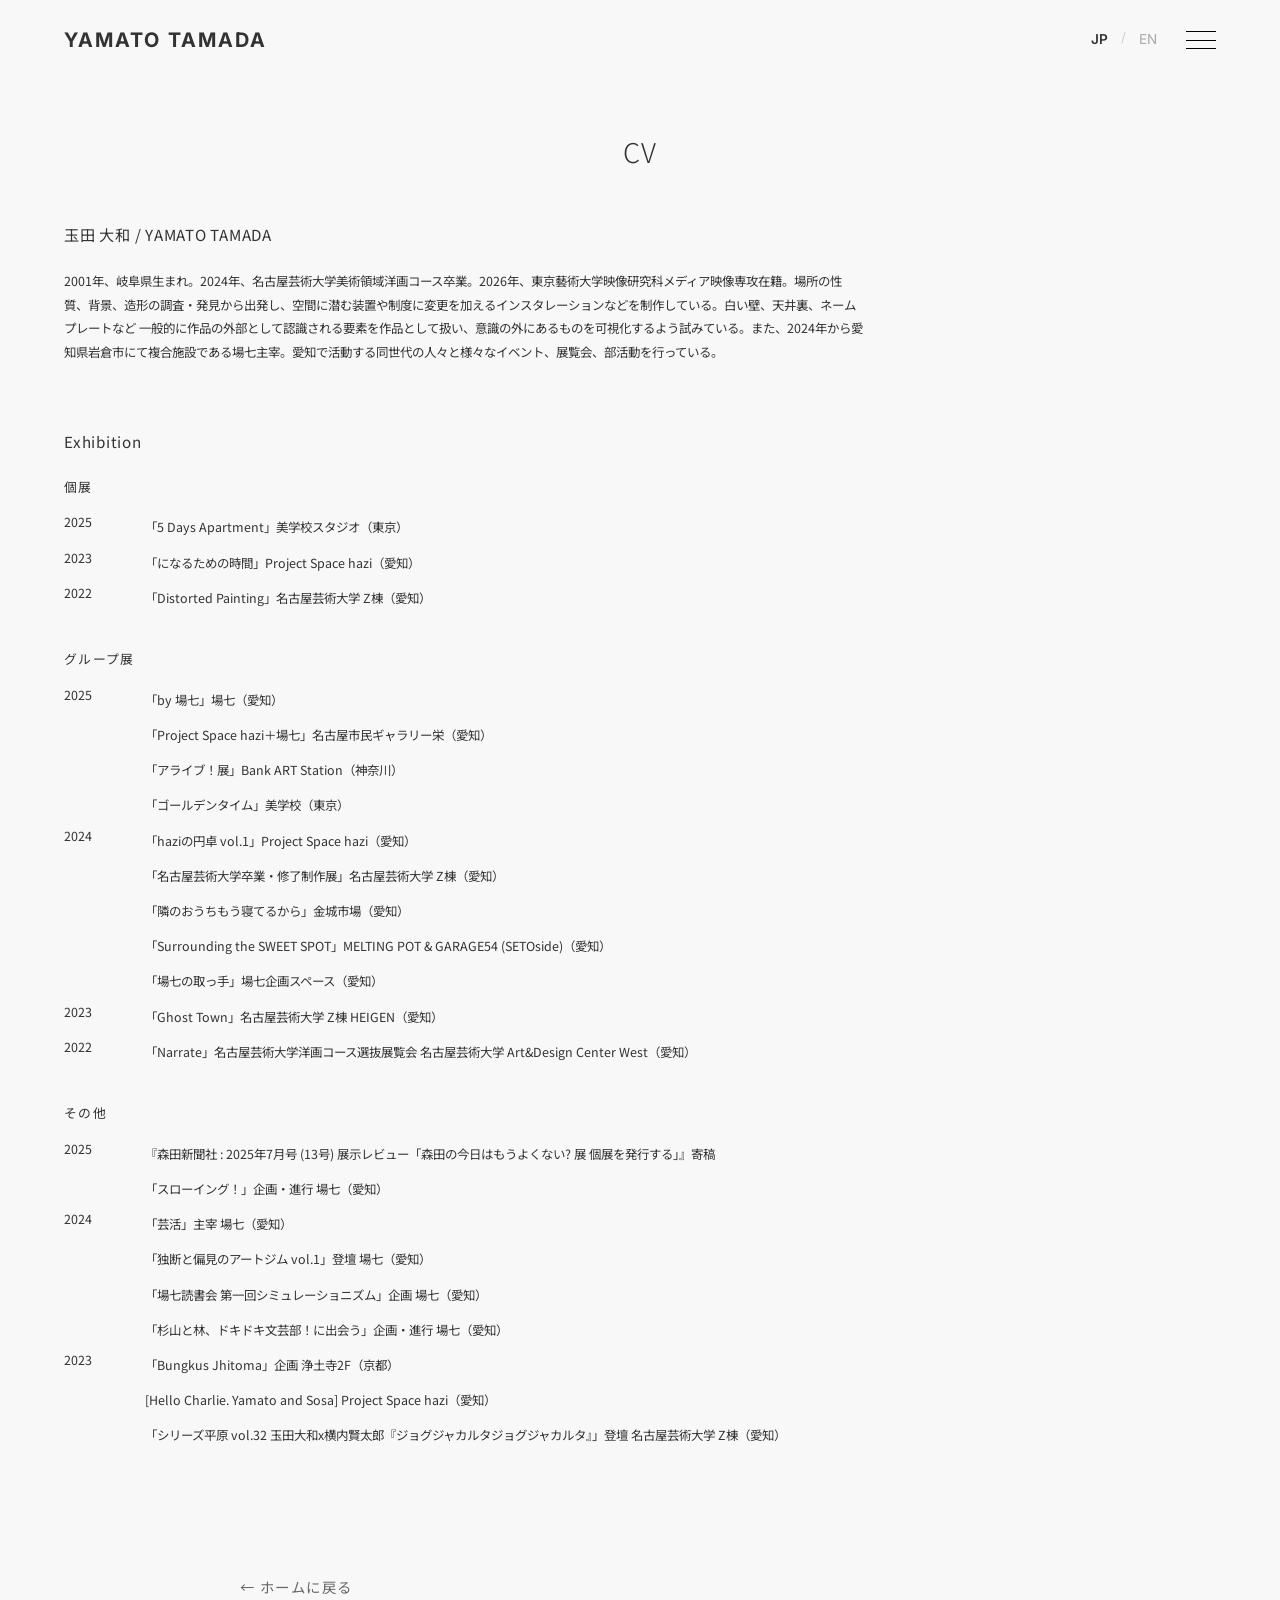
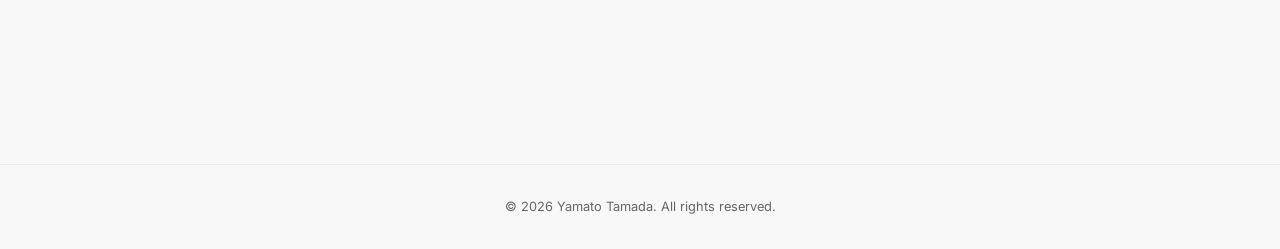
<file: about.html>
<!DOCTYPE html>
<html lang="ja">

<head>
    <meta charset="UTF-8">
    <meta name="viewport" content="width=device-width, initial-scale=1.0">
    <title>About | YAMATO TAMADA</title>
    <meta name="description" content="About YAMATO TAMADA - Artist profile, exhibition history, and artist statement">
    <link rel="stylesheet" href="style.css?v=20260812-1">
    <link rel="preconnect" href="https://fonts.googleapis.com">
    <link rel="preconnect" href="https://fonts.gstatic.com" crossorigin>
    <link
        href="https://fonts.googleapis.com/css2?family=Inter:wght@300;400;600&family=Noto+Sans+JP:wght@300;400;700&display=swap"
        rel="stylesheet">
</head>

<body>
    <header class="header">
        <div class="container">
            <a href="index.html" class="logo">YAMATO TAMADA</a>
            <div class="nav-container">
                <div class="lang-switcher">
                    <span class="lang-btn active" data-lang="ja">JP</span>
                    <span class="lang-divider">/</span>
                    <span class="lang-btn" data-lang="en">EN</span>
                </div>
                <nav class="nav">
                    <ul class="nav-list">
                        <li><a href="index.html#works" class="nav-link">WORKS</a></li>
                        <li><a href="about.html" class="nav-link">CV</a></li>
                        <li><a href="contact.html" class="nav-link">CONTACT</a></li>
                                            <li>
                            <div class="menu-contact-links">
                                <a href="contact.html" class="menu-contact-link email" aria-label="Email">
                                    <svg width="24" height="24" viewBox="0 0 24 24" fill="none" stroke="currentColor"
                                        stroke-width="1.5">
                                        <path
                                            d="M3 8l7.89 5.26a2 2 0 002.22 0L21 8M5 19h14a2 2 0 002-2V7a2 2 0 00-2-2H5a2 2 0 00-2 2v10a2 2 0 002 2z" />
                                    </svg>
                                </a>
                                <a href="https://www.instagram.com/yamato.art2/" class="menu-contact-link instagram"
                                    aria-label="Instagram">
                                    <svg width="24" height="24" viewBox="0 0 24 24" fill="currentColor">
                                        <path
                                            d="M12 2.163c3.204 0 3.584.012 4.85.07 3.252.148 4.771 1.691 4.919 4.919.058 1.265.069 1.645.069 4.849 0 3.205-.012 3.584-.069 4.849-.149 3.225-1.664 4.771-4.919 4.919-1.266.058-1.644.07-4.85.07-3.204 0-3.584-.012-4.849-.07-3.26-.149-4.771-1.699-4.919-4.92-.058-1.265-.07-1.644-.07-4.849 0-3.204.013-3.583.07-4.849.149-3.227 1.664-4.771 4.919-4.919 1.266-.057 1.645-.069 4.849-.069zm0-2.163c-3.259 0-3.667.014-4.947.072-4.358.2-6.78 2.618-6.98 6.98-.059 1.281-.073 1.689-.073 4.948 0 3.259.014 3.668.072 4.948.2 4.358 2.618 6.78 6.98 6.98 1.281.058 1.689.072 4.948.072 3.259 0 3.668-.014 4.948-.072 4.354-.2 6.782-2.618 6.979-6.98.059-1.28.073-1.689.073-4.948 0-3.259-.014-3.667-.072-4.947-.196-4.354-2.617-6.78-6.979-6.98-1.281-.059-1.69-.073-4.949-.073zm0 5.838c-3.403 0-6.162 2.759-6.162 6.162s2.759 6.163 6.162 6.163 6.162-2.759 6.162-6.163c0-3.403-2.759-6.162-6.162-6.162zm0 10.162c-2.209 0-4-1.79-4-4 0-2.209 1.791-4 4-4s4 1.791 4 4c0 2.21-1.791 4-4 4zm6.406-11.845c-.796 0-1.441.645-1.441 1.44s.645 1.44 1.441 1.44c.795 0 1.439-.645 1.439-1.44s-.644-1.44-1.439-1.44z" />
                                    </svg>
                                </a>
                            </div>
                        </li>
                    </ul>
                    
                </nav>
                    <button class="menu-toggle" aria-label="Menu">
                        <span class="bar"></span>
                        <span class="bar"></span>
                        <span class="bar"></span>
                    </button>
            </div>
        </div>
    </header>

    <main>
        <section class="about-page section">
            <div class="container">
                <h1 class="page-title">CV</h1>

                <div class="about-section">
                    <h2 class="about-heading">玉田 大和 / YAMATO TAMADA</h2>
                    <div class="statement-text">
                        <p class="lang-ja">
                            2001年、岐阜県生まれ。2024年、名古屋芸術大学美術領域洋画コース卒業。2026年、東京藝術大学映像研究科メディア映像専攻在籍。場所の性質、背景、造形の調査・発見から出発し、空間に潜む装置や制度に変更を加えるインスタレーションなどを制作している。白い壁、天井裏、ネームプレートなど
                            一般的に作品の外部として認識される要素を作品として扱い、意識の外にあるものを可視化するよう試みている。また、2024年から愛知県岩倉市にて複合施設である場七主宰。愛知で活動する同世代の人々と様々なイベント、展覧会、部活動を行っている。
                        </p>
                        <p class="lang-en">Born in Gifu in 2001. Graduated from Nagoya University of the Arts, Western
                            Painting course in 2024. Currently enrolled in the Graduate School of Film and New Media,
                            Department of New Media at Tokyo University of the Arts (2026-). Starting from the
                            investigation and discovery of the nature,
                            background, and form of a place, he creates installations that modify the devices and
                            systems hidden within spaces. By treating elements generally perceived as external to the
                            work—such as white walls, the space behind ceilings, and nameplates—as part of the work
                            itself, he attempts to visualize things that lie outside of consciousness. Since 2024, he
                            has also been the director of "BA-NANA", a multi-purpose facility in Iwakura, Aichi
                            Prefecture. Together with peers active in Aichi, he organizes various events, exhibitions,
                            and club activities.
                        </p>
                    </div>
                </div>

                <div class="about-section">
                    <h2 class="about-heading">Exhibition</h2>

                    <h3 class="exhibition-type-title">
                        <span class="lang-ja">個展</span>
                        <span class="lang-en">Solo exhibitions</span>
                    </h3>
                    <div class="exhibition-list">
                        <div class="exhibition-group">
                            <span class="exhibition-year">2025</span>
                            <div class="exhibition-items">
                                <div class="exhibition-item">
                                    <span class="exhibition-title">
                                        <span class="lang-ja">「5 Days Apartment」美学校スタジオ（東京）</span>
                                        <span class="lang-en">"5 Days Apartment" Bigakko Studio (Tokyo)</span>
                                    </span>
                                </div>
                            </div>
                        </div>
                        <div class="exhibition-group">
                            <span class="exhibition-year">2023</span>
                            <div class="exhibition-items">
                                <div class="exhibition-item">
                                    <span class="exhibition-title">
                                        <span class="lang-ja">「になるための時間」Project Space hazi（愛知）</span>
                                        <span class="lang-en">"Time to Become" Project Space hazi (Aichi)</span>
                                    </span>
                                </div>
                            </div>
                        </div>
                        <div class="exhibition-group">
                            <span class="exhibition-year">2022</span>
                            <div class="exhibition-items">
                                <div class="exhibition-item">
                                    <span class="exhibition-title">
                                        <span class="lang-ja">「Distorted Painting」名古屋芸術大学 Z棟（愛知）</span>
                                        <span class="lang-en">"Distorted Painting" Nagoya University of the Arts,
                                            Z-Building (Aichi)</span>
                                    </span>
                                </div>
                            </div>
                        </div>
                    </div>

                    <h3 class="exhibition-type-title">
                        <span class="lang-ja">グループ展</span>
                        <span class="lang-en">Group exhibitions</span>
                    </h3>
                    <div class="exhibition-list">
                        <div class="exhibition-group">
                            <span class="exhibition-year">2025</span>
                            <div class="exhibition-items">
                                <div class="exhibition-item">
                                    <span class="exhibition-title">
                                        <span class="lang-ja">「by 場七」場七（愛知）</span>
                                        <span class="lang-en">"by BA-NANA" BA-NANA (Aichi)</span>
                                    </span>
                                </div>
                                <div class="exhibition-item">
                                    <span class="exhibition-title">
                                        <span class="lang-ja">「Project Space hazi＋場七」名古屋市民ギャラリー栄（愛知）</span>
                                        <span class="lang-en">"Project Space hazi + BA-NANA" Nagoya City Gallery Sakae
                                            (Aichi)</span>
                                    </span>
                                </div>
                                <div class="exhibition-item">
                                    <span class="exhibition-title">
                                        <span class="lang-ja">「アライブ！展」Bank ART Station（神奈川）</span>
                                        <span class="lang-en">"Alive! Exhibition" Bank ART Station (Kanagawa)</span>
                                    </span>
                                </div>
                                <div class="exhibition-item">
                                    <span class="exhibition-title">
                                        <span class="lang-ja">「ゴールデンタイム」美学校（東京）</span>
                                        <span class="lang-en">"Golden Time" Bigakko (Tokyo)</span>
                                    </span>
                                </div>
                            </div>
                        </div>
                        <div class="exhibition-group">
                            <span class="exhibition-year">2024</span>
                            <div class="exhibition-items">
                                <div class="exhibition-item">
                                    <span class="exhibition-title">
                                        <span class="lang-ja">「haziの円卓 vol.1」Project Space hazi（愛知）</span>
                                        <span class="lang-en">"hazi's Round Table vol.1" Project Space hazi
                                            (Aichi)</span>
                                    </span>
                                </div>
                                <div class="exhibition-item">
                                    <span class="exhibition-title">
                                        <span class="lang-ja">「名古屋芸術大学卒業・修了制作展」名古屋芸術大学 Z棟（愛知）</span>
                                        <span class="lang-en">"Nagoya University of the Arts Graduation Exhibition"
                                            Nagoya University of the Arts, Z-Building (Aichi)</span>
                                    </span>
                                </div>
                                <div class="exhibition-item">
                                    <span class="exhibition-title">
                                        <span class="lang-ja">「隣のおうちもう寝てるから」金城市場（愛知）</span>
                                        <span class="lang-en">"Because the Neighbors are Already Sleeping" Kinjo Ichiba
                                            (Aichi)</span>
                                    </span>
                                </div>
                                <div class="exhibition-item">
                                    <span class="exhibition-title">
                                        <span class="lang-ja">「Surrounding the SWEET SPOT」MELTING POT & GARAGE54
                                            (SETOside)（愛知）</span>
                                        <span class="lang-en">"Surrounding the SWEET SPOT" MELTING POT & GARAGE54
                                            (SETOside) (Aichi)</span>
                                    </span>
                                </div>
                                <div class="exhibition-item">
                                    <span class="exhibition-title">
                                        <span class="lang-ja">「場七の取っ手」場七企画スペース（愛知）</span>
                                        <span class="lang-en">"Handle of BA-NANA" BA-NANA Project Space (Aichi)</span>
                                    </span>
                                </div>
                            </div>
                        </div>
                        <div class="exhibition-group">
                            <span class="exhibition-year">2023</span>
                            <div class="exhibition-items">
                                <div class="exhibition-item">
                                    <span class="exhibition-title">
                                        <span class="lang-ja">「Ghost Town」名古屋芸術大学 Z棟 HEIGEN（愛知）</span>
                                        <span class="lang-en">"Ghost Town" Nagoya University of the Arts, Z-Building
                                            HEIGEN (Aichi)</span>
                                    </span>
                                </div>
                            </div>
                        </div>
                        <div class="exhibition-group">
                            <span class="exhibition-year">2022</span>
                            <div class="exhibition-items">
                                <div class="exhibition-item">
                                    <span class="exhibition-title">
                                        <span class="lang-ja">「Narrate」名古屋芸術大学洋画コース選抜展覧会 名古屋芸術大学 Art&Design Center
                                            West（愛知）</span>
                                        <span class="lang-en">"Narrate" Nagoya University of the Arts, Western Painting
                                            Course Selection Exhibition, Art & Design Center West (Aichi)</span>
                                    </span>
                                </div>
                            </div>
                        </div>
                    </div>

                    <h3 class="exhibition-type-title">
                        <span class="lang-ja">その他</span>
                        <span class="lang-en">Others</span>
                    </h3>
                    <div class="exhibition-list">
                        <div class="exhibition-group">
                            <span class="exhibition-year">2025</span>
                            <div class="exhibition-items">
                                <div class="exhibition-item">
                                    <span class="exhibition-title">
                                        <span class="lang-ja">『森田新聞社 : 2025年7月号 (13号) 展示レビュー「森田の今日はもうよくない? 展
                                            個展を発行する」』寄稿</span>
                                        <span class="lang-en">Contributed to "Morita Shimbun: July 2025 Issue (No. 13)
                                            Exhibition Review 'Is Morita's Today No Good Anymore? Exhibition: Publishing
                                            a Solo Exhibition'"</span>
                                    </span>
                                </div>
                                <div class="exhibition-item">
                                    <span class="exhibition-title">
                                        <span class="lang-ja">「スローイング！」企画・進行 場七（愛知）</span>
                                        <span class="lang-en">"Throwing!" Planning and Facilitation, BA-NANA
                                            (Aichi)</span>
                                    </span>
                                </div>
                            </div>
                        </div>
                        <div class="exhibition-group">
                            <span class="exhibition-year">2024</span>
                            <div class="exhibition-items">
                                <div class="exhibition-item">
                                    <span class="exhibition-title">
                                        <span class="lang-ja">「芸活」主宰 場七（愛知）</span>
                                        <span class="lang-en">"Geikatsu" (Art Activities) Director, BA-NANA
                                            (Aichi)</span>
                                    </span>
                                </div>
                                <div class="exhibition-item">
                                    <span class="exhibition-title">
                                        <span class="lang-ja">「独断と偏見のアートジム vol.1」登壇 場七（愛知）</span>
                                        <span class="lang-en">"Arbitrary and Prejudiced Art Gym vol.1" Speaker, BA-NANA
                                            (Aichi)</span>
                                    </span>
                                </div>
                                <div class="exhibition-item">
                                    <span class="exhibition-title">
                                        <span class="lang-ja">「場七読書会 第一回シミュレーショニズム」企画 場七（愛知）</span>
                                        <span class="lang-en">"BA-NANA Reading Group Vol.1: Simulationism" Planning,
                                            BA-NANA (Aichi)</span>
                                    </span>
                                </div>
                                <div class="exhibition-item">
                                    <span class="exhibition-title">
                                        <span class="lang-ja">「杉山と林、ドキドキ文芸部！に出会う」企画・進行 場七（愛知）</span>
                                        <span class="lang-en">"Sugiyama and Hayashi encounter Doki Doki Literature
                                            Club!" Planning and Facilitation, BA-NANA (Aichi)</span>
                                    </span>
                                </div>
                            </div>
                        </div>
                        <div class="exhibition-group">
                            <span class="exhibition-year">2023</span>
                            <div class="exhibition-items">
                                <div class="exhibition-item">
                                    <span class="exhibition-title">
                                        <span class="lang-ja">「Bungkus Jhitoma」企画 浄土寺2F（京都）</span>
                                        <span class="lang-en">"Bungkus Jhitoma" Planning, Jodoji 2F (Kyoto)</span>
                                    </span>
                                </div>
                                <div class="exhibition-item">
                                    <span class="exhibition-title">
                                        <span class="lang-ja">[Hello Charlie. Yamato and Sosa] Project Space
                                            hazi（愛知）</span>
                                        <span class="lang-en">[Hello Charlie. Yamato and Sosa] Project Space hazi
                                            (Aichi)</span>
                                    </span>
                                </div>
                                <div class="exhibition-item">
                                    <span class="exhibition-title">
                                        <span class="lang-ja">「シリーズ平原 vol.32 玉田大和x横内賢太郎『ジョグジャカルタジョグジャカルタ』」登壇 名古屋芸術大学
                                            Z棟（愛知）</span>
                                        <span class="lang-en">"HEIGEN Series vol.32 Yamato Tamada x Kentaro Yokouchi
                                            'Yogyakarta Yogyakarta'" Speaker, Nagoya University of the Arts, Z-Building
                                            (Aichi)</span>
                                    </span>
                                </div>
                            </div>
                        </div>
                    </div>
                </div>

                <div class="project-statement-section">
                    <a href="index.html" class="back-to-works">
                        <span class="lang-ja">ホームに戻る</span>
                        <span class="lang-en">BACK TO HOME</span>
                    </a>
                </div>
            </div>
        </section>
    </main>

    <footer class="footer">
        <div class="container">
            <p>&copy; 2026 Yamato Tamada. All rights reserved.</p>
        </div>
    </footer>

    <button id="back-to-top" class="back-to-top" aria-label="Back to top">
        <svg width="24" height="24" viewBox="0 0 24 24" fill="none" stroke="currentColor" stroke-width="2">
            <path d="M12 19V5M5 12l7-7 7 7" />
        </svg>
    </button>

    <script src="script.js"></script>
</body>

</html>
</file>
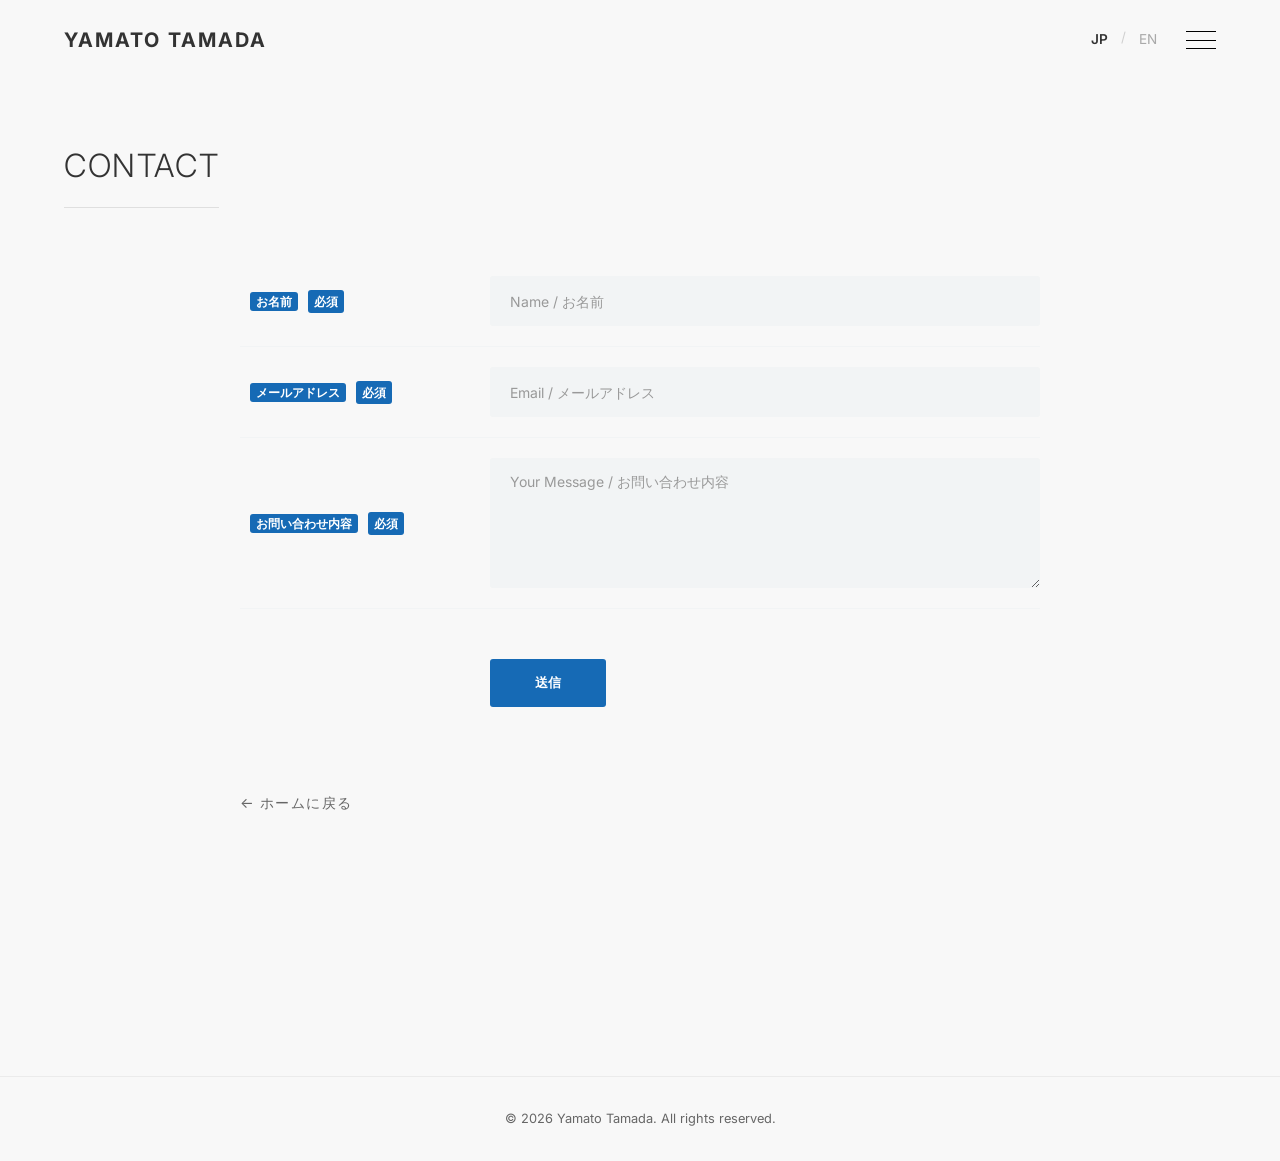
<file: contact.html>
<!DOCTYPE html>
<html lang="ja">

<head>
    <meta charset="UTF-8">
    <meta name="viewport" content="width=device-width, initial-scale=1.0">
    <title>CONTACT | YAMATO TAMADA</title>
    <meta name="description" content="Contact Yamato Tamada. Feel free to reach out for inquiries or collaborations.">
    <link rel="stylesheet" href="style.css?v=20260812-1">
    <link rel="preconnect" href="https://fonts.googleapis.com">
    <link rel="preconnect" href="https://fonts.gstatic.com" crossorigin>
    <link
        href="https://fonts.googleapis.com/css2?family=Inter:wght@300;400;600&family=Noto+Sans+JP:wght@300;400;700&display=swap"
        rel="stylesheet">
</head>

<body>
    <header class="header">
        <div class="container">
            <a href="index.html" class="logo">YAMATO TAMADA</a>
            <div class="nav-container">
                <div class="lang-switcher">
                    <span class="lang-btn active" data-lang="ja">JP</span>
                    <span class="lang-divider">/</span>
                    <span class="lang-btn" data-lang="en">EN</span>
                </div>
                <nav class="nav">
                    <ul class="nav-list">
                        <li><a href="index.html#works" class="nav-link">WORKS</a></li>
                        <li><a href="about.html" class="nav-link">CV</a></li>
                        <li><a href="contact.html" class="nav-link">CONTACT</a></li>
                        <li>
                            <div class="menu-contact-links">
                                <a href="contact.html" class="menu-contact-link email" aria-label="Email">
                                    <svg width="24" height="24" viewBox="0 0 24 24" fill="none" stroke="currentColor"
                                        stroke-width="1.5">
                                        <path
                                            d="M3 8l7.89 5.26a2 2 0 002.22 0L21 8M5 19h14a2 2 0 002-2V7a2 2 0 00-2-2H5a2 2 0 00-2 2v10a2 2 0 002 2z" />
                                    </svg>
                                </a>
                                <a href="https://www.instagram.com/yamato.art2/" class="menu-contact-link instagram"
                                    aria-label="Instagram">
                                    <svg width="24" height="24" viewBox="0 0 24 24" fill="currentColor">
                                        <path
                                            d="M12 2.163c3.204 0 3.584.012 4.85.07 3.252.148 4.771 1.691 4.919 4.919.058 1.265.069 1.645.069 4.849 0 3.205-.012 3.584-.069 4.849-.149 3.225-1.664 4.771-4.919 4.919-1.266.058-1.644.07-4.85.07-3.204 0-3.584-.012-4.849-.07-3.26-.149-4.771-1.699-4.919-4.92-.058-1.265-.07-1.644-.07-4.849 0-3.204.013-3.583.07-4.849.149-3.227 1.664-4.771 4.919-4.919 1.266-.057 1.645-.069 4.849-.069zm0-2.163c-3.259 0-3.667.014-4.947.072-4.358.2-6.78 2.618-6.98 6.98-.059 1.281-.073 1.689-.073 4.948 0 3.259.014 3.668.072 4.948.2 4.358 2.618 6.78 6.98 6.98 1.281.058 1.689.072 4.948.072 3.259 0 3.668-.014 4.948-.072 4.354-.2 6.782-2.618 6.979-6.98.059-1.28.073-1.689.073-4.948 0-3.259-.014-3.667-.072-4.947-.196-4.354-2.617-6.78-6.979-6.98-1.281-.059-1.69-.073-4.949-.073zm0 5.838c-3.403 0-6.162 2.759-6.162 6.162s2.759 6.163 6.162 6.163 6.162-2.759 6.162-6.163c0-3.403-2.759-6.162-6.162-6.162zm0 10.162c-2.209 0-4-1.79-4-4 0-2.209 1.791-4 4-4s4 1.791 4 4c0 2.21-1.791 4-4 4zm6.406-11.845c-.796 0-1.441.645-1.441 1.44s.645 1.44 1.441 1.44c.795 0 1.439-.645 1.439-1.44s-.644-1.44-1.439-1.44z" />
                                    </svg>
                                </a>
                            </div>
                        </li>
                    </ul>
                    
                </nav>
                    <button class="menu-toggle" aria-label="Menu">
                        <span class="bar"></span>
                        <span class="bar"></span>
                        <span class="bar"></span>
                    </button>
            </div>
        </div>
    </header>

    <main>
        <section class="contact-page section">
            <div class="container container--narrow">
                <h1 class="section-title">CONTACT</h1>
                <div id="contact-success" class="contact-success" style="display: none;">
                    <h2 class="success-title">THANK YOU</h2>
                    <p class="success-message lang-ja">
                        お問い合わせありがとうございます。<br>
                        送信が完了しました。内容を確認次第、ご連絡させていただきます。
                    </p>
                    <p class="success-message lang-en">
                        Thank you for your inquiry.<br>
                        Your message has been sent. I will get back to you as soon as I review the content.
                    </p>
                    <a href="index.html" class="back-to-works">
                        <span class="lang-ja">ホームに戻る</span>
                        <span class="lang-en">BACK TO HOME</span>
                    </a>
                </div>

                <form id="contact-form" action="#" method="POST">
                    <div class="form-row">
                        <div class="form-label">
                            <label for="name">
                                <span class="lang-ja">お名前</span>
                                <span class="lang-en">Name</span>
                            </label>
                            <span class="lang-ja">必須</span>
                            <span class="lang-en">Required</span>
                        </div>
                        <input type="text" id="name" name="name" placeholder="Name / お名前" required>
                    </div>
                    <div class="form-row">
                        <div class="form-label">
                            <label for="email">
                                <span class="lang-ja">メールアドレス</span>
                                <span class="lang-en">Email Address</span>
                            </label>
                            <span class="lang-ja">必須</span>
                            <span class="lang-en">Required</span>
                        </div>
                        <input type="email" id="email" name="email" placeholder="Email / メールアドレス" required>
                    </div>
                    <div class="form-row">
                        <div class="form-label">
                            <label for="message">
                                <span class="lang-ja">お問い合わせ内容</span>
                                <span class="lang-en">Message</span>
                            </label>
                            <span class="lang-ja">必須</span>
                            <span class="lang-en">Required</span>
                        </div>
                        <textarea id="message" name="message" rows="5" placeholder="Your Message / お問い合わせ内容"
                            required></textarea>
                    </div>
                    <div class="form-row">
                        <div class="form-label"></div>
                        <button type="submit">
                            <span class="lang-ja">送信</span>
                            <span class="lang-en">SEND</span>
                        </button>
                    </div>
                </form>

                <script>
                    document.getElementById('contact-form').addEventListener('submit', function (e) {
                        e.preventDefault();
                        this.style.display = 'none';
                        document.getElementById('back-home-footer').style.display = 'none'; // Hide the footer back link on success
                        document.getElementById('contact-success').style.display = 'block';
                        window.scrollTo({ top: 0, behavior: 'smooth' });
                    });
                </script>

                <div class="project-statement-section" id="back-home-footer">
                    <a href="index.html" class="back-to-works">
                        <span class="lang-ja">ホームに戻る</span>
                        <span class="lang-en">BACK TO HOME</span>
                    </a>
                </div>
            </div>
        </section>
    </main>

    <footer class="footer">
        <div class="container">
            <p class="copyright">&copy; 2026 Yamato Tamada. All rights reserved.</p>
        </div>
    </footer>

    <button class="back-to-top" aria-label="Back to top">
        <svg viewBox="0 0 24 24" fill="none" stroke="currentColor" stroke-width="2">
            <path d="M12 19V5M5 12l7-7 7 7" />
        </svg>
    </button>

    <script src="script.js"></script>
</body>

</html>
</file>
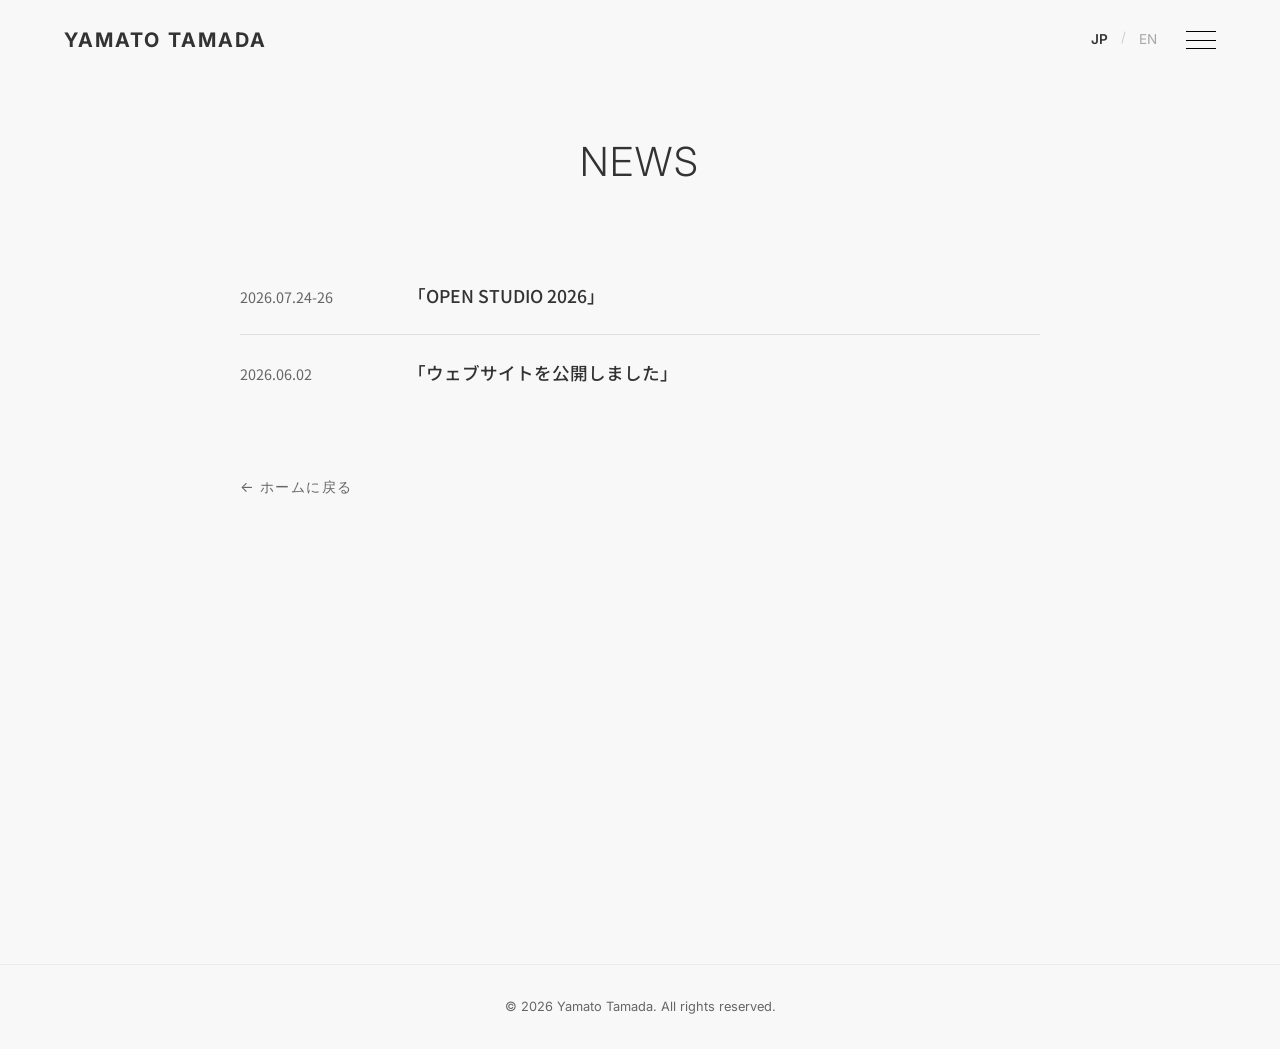
<file: news.html>
<!DOCTYPE html>
<html lang="ja">

<head>
    <meta charset="UTF-8">
    <meta name="viewport" content="width=device-width, initial-scale=1.0">
    <title>News | YAMATO TAMADA</title>
    <meta name="description" content="Latest updates and announcements from YAMATO TAMADA">
    <link rel="stylesheet" href="style.css?v=20260812-1">
    <link rel="preconnect" href="https://fonts.googleapis.com">
    <link rel="preconnect" href="https://fonts.gstatic.com" crossorigin>
    <link
        href="https://fonts.googleapis.com/css2?family=Inter:wght@300;400;600&family=Noto+Sans+JP:wght@300;400;700&display=swap"
        rel="stylesheet">
</head>

<body>
    <header class="header">
        <div class="container">
            <a href="index.html" class="logo">YAMATO TAMADA</a>
            <div class="nav-container">
                <div class="lang-switcher">
                    <span class="lang-btn active" data-lang="ja">JP</span>
                    <span class="lang-divider">/</span>
                    <span class="lang-btn" data-lang="en">EN</span>
                </div>
                <nav class="nav">
                    <ul class="nav-list">
                        <li><a href="index.html#works" class="nav-link">WORKS</a></li>
                        <li><a href="about.html" class="nav-link">CV</a></li>
                        <li><a href="contact.html" class="nav-link">CONTACT</a></li>
                        <li>
                            <div class="menu-contact-links">
                                <a href="contact.html" class="menu-contact-link email" aria-label="Email">
                                    <svg width="24" height="24" viewBox="0 0 24 24" fill="none" stroke="currentColor"
                                        stroke-width="1.5">
                                        <path
                                            d="M3 8l7.89 5.26a2 2 0 002.22 0L21 8M5 19h14a2 2 0 002-2V7a2 2 0 00-2-2H5a2 2 0 00-2 2v10a2 2 0 002 2z" />
                                    </svg>
                                </a>
                                <a href="https://www.instagram.com/yamato.art2/" class="menu-contact-link instagram"
                                    aria-label="Instagram">
                                    <svg width="24" height="24" viewBox="0 0 24 24" fill="currentColor">
                                        <path
                                            d="M12 2.163c3.204 0 3.584.012 4.85.07 3.252.148 4.771 1.691 4.919 4.919.058 1.265.069 1.645.069 4.849 0 3.205-.012 3.584-.069 4.849-.149 3.225-1.664 4.771-4.919 4.919-1.266.058-1.644.07-4.85.07-3.204 0-3.584-.012-4.849-.07-3.26-.149-4.771-1.699-4.919-4.92-.058-1.265-.07-1.644-.07-4.849 0-3.204.013-3.583.07-4.849.149-3.227 1.664-4.771 4.919-4.919 1.266-.057 1.645-.069 4.849-.069zm0-2.163c-3.259 0-3.667.014-4.947.072-4.358.2-6.78 2.618-6.98 6.98-.059 1.281-.073 1.689-.073 4.948 0 3.259.014 3.668.072 4.948.2 4.358 2.618 6.78 6.98 6.98 1.281.058 1.689.072 4.948.072 3.259 0 3.668-.014 4.948-.072 4.354-.2 6.782-2.618 6.979-6.98.059-1.28.073-1.689.073-4.948 0-3.259-.014-3.667-.072-4.947-.196-4.354-2.617-6.78-6.979-6.98-1.281-.059-1.69-.073-4.949-.073zm0 5.838c-3.403 0-6.162 2.759-6.162 6.162s2.759 6.163 6.162 6.163 6.162-2.759 6.162-6.163c0-3.403-2.759-6.162-6.162-6.162zm0 10.162c-2.209 0-4-1.79-4-4 0-2.209 1.791-4 4-4s4 1.791 4 4c0 2.21-1.791 4-4 4zm6.406-11.845c-.796 0-1.441.645-1.441 1.44s.645 1.44 1.441 1.44c.795 0 1.439-.645 1.439-1.44s-.644-1.44-1.439-1.44z" />
                                    </svg>
                                </a>
                            </div>
                        </li>
                    </ul>

                </nav>
                <button class="menu-toggle" aria-label="Menu">
                    <span class="bar"></span>
                    <span class="bar"></span>
                    <span class="bar"></span>
                </button>
            </div>
        </div>
    </header>

    <main>
        <section class="news-page section">
            <div class="container">
                <h1 class="page-title">NEWS</h1>
                <div class="news-list">
                    <article class="news-item">
                        <span class="news-date">2026.07.24-26</span>
                        <h3 class="news-title">
                            <a href="https://fm.geidai.ac.jp/openstudio/2026/?utm_source=ig&utm_medium=social&utm_content=link_in_bio&fbclid=PAZXh0bgNhZW0CMTEAc3J0YwZhcHBfaWQPOTM2NjE5NzQzMzkyNDU5AAGnWh7xrW9af_suXWP-TMnvwH5HFz3i8qFGCr_SdPwhgR-xGPPCm9LlG6LJt1Q_aem_FryrwtJhbYzbM81JmfkShw"
                                target="_blank" rel="noopener noreferrer">
                                <span class="lang-ja">「OPEN STUDIO 2026」</span>
                                <span class="lang-en">"OPEN STUDIO 2026"</span>
                            </a>
                        </h3>
                    </article>
                    <article class="news-item">
                        <span class="news-date">2026.06.02</span>
                        <h3 class="news-title">
                            <span class="lang-ja">「ウェブサイトを公開しました」</span>
                            <span class="lang-en">"Website Launched"</span>
                        </h3>
                    </article>
                    <!-- Past News can be added here -->
                </div>
                <div class="project-statement-section">
                    <a href="index.html" class="back-to-works">
                        <span class="lang-ja">ホームに戻る</span>
                        <span class="lang-en">BACK TO HOME</span>
                    </a>
                </div>
            </div>
        </section>
    </main>

    <footer class="footer">
        <div class="container">
            <p>&copy; 2026 Yamato Tamada. All rights reserved.</p>
        </div>
    </footer>

    <button id="back-to-top" class="back-to-top" aria-label="Back to top">
        <svg width="24" height="24" viewBox="0 0 24 24" fill="none" stroke="currentColor" stroke-width="2">
            <path d="M12 19V5M5 12l7-7 7 7" />
        </svg>
    </button>

    <script src="script.js"></script>
</body>

</html>
</file>
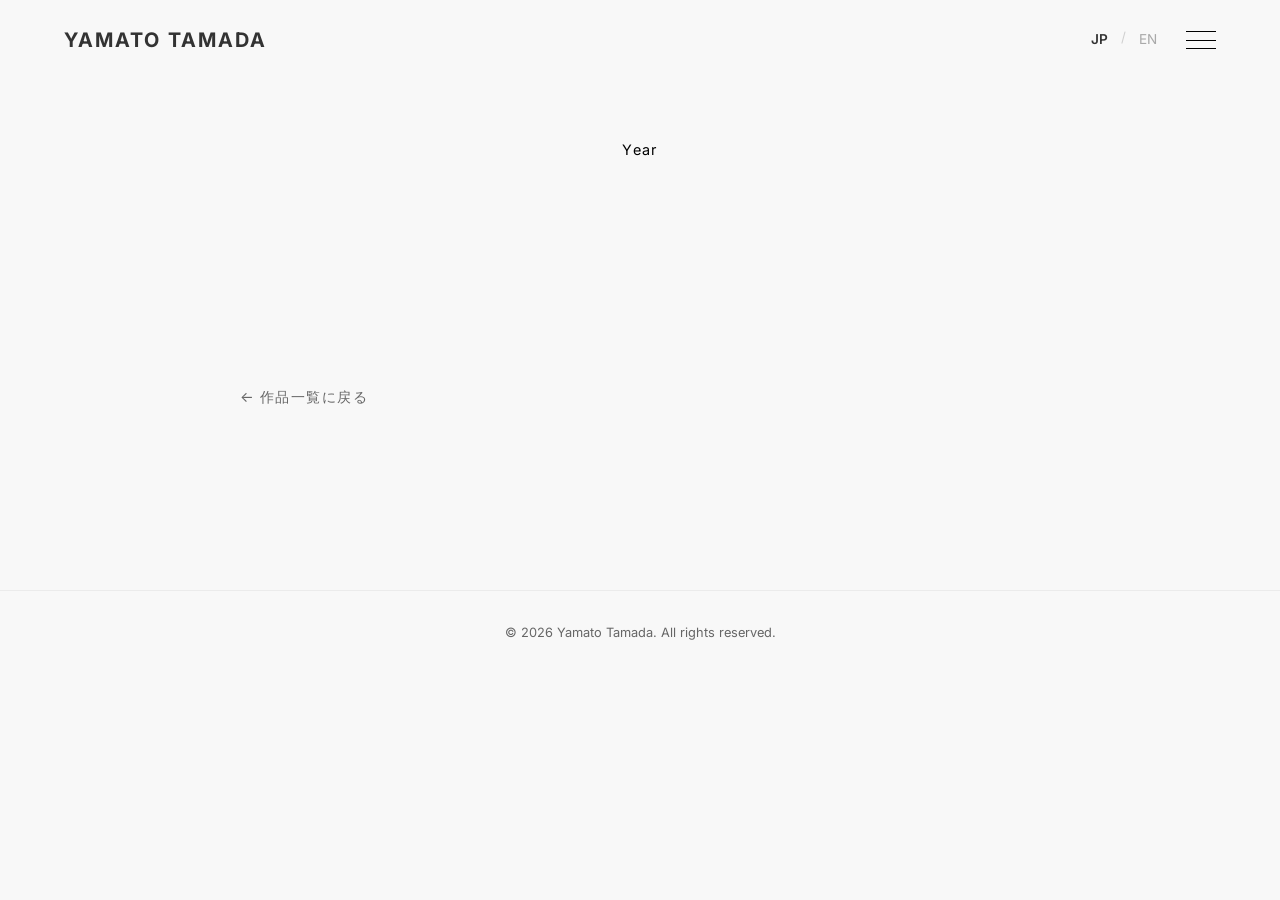
<file: work-detail.html>
<!DOCTYPE html>
<html lang="ja">

<head>
    <meta charset="UTF-8">
    <meta name="viewport" content="width=device-width, initial-scale=1.0">
    <title id="page-title">Project | YAMATO TAMADA</title>
    <meta name="description" content="Project One details by YAMATO TAMADA">
    <link rel="stylesheet" href="style.css?v=20260812-1">
    <link rel="preconnect" href="https://fonts.googleapis.com">
    <link rel="preconnect" href="https://fonts.gstatic.com" crossorigin>
    <link
        href="https://fonts.googleapis.com/css2?family=Inter:wght@300;400;600&family=Noto+Sans+JP:wght@300;400;700&display=swap"
        rel="stylesheet">
</head>

<body>
    <header class="header">
        <div class="container">
            <a href="index.html" class="logo">YAMATO TAMADA</a>
            <div class="nav-container">
                <div class="lang-switcher">
                    <span class="lang-btn active" data-lang="ja">JP</span>
                    <span class="lang-divider">/</span>
                    <span class="lang-btn" data-lang="en">EN</span>
                </div>
                <nav class="nav">
                    <ul class="nav-list">
                        <li><a href="index.html#works" class="nav-link">WORKS</a></li>
                        <li><a href="about.html" class="nav-link">CV</a></li>
                        <li><a href="contact.html" class="nav-link">CONTACT</a></li>
                                            <li>
                            <div class="menu-contact-links">
                                <a href="contact.html" class="menu-contact-link email" aria-label="Email">
                                    <svg width="24" height="24" viewBox="0 0 24 24" fill="none" stroke="currentColor"
                                        stroke-width="1.5">
                                        <path
                                            d="M3 8l7.89 5.26a2 2 0 002.22 0L21 8M5 19h14a2 2 0 002-2V7a2 2 0 00-2-2H5a2 2 0 00-2 2v10a2 2 0 002 2z" />
                                    </svg>
                                </a>
                                <a href="https://www.instagram.com/yamato.art2/" class="menu-contact-link instagram"
                                    aria-label="Instagram">
                                    <svg width="24" height="24" viewBox="0 0 24 24" fill="currentColor">
                                        <path
                                            d="M12 2.163c3.204 0 3.584.012 4.85.07 3.252.148 4.771 1.691 4.919 4.919.058 1.265.069 1.645.069 4.849 0 3.205-.012 3.584-.069 4.849-.149 3.225-1.664 4.771-4.919 4.919-1.266.058-1.644.07-4.85.07-3.204 0-3.584-.012-4.849-.07-3.26-.149-4.771-1.699-4.919-4.92-.058-1.265-.07-1.644-.07-4.849 0-3.204.013-3.583.07-4.849.149-3.227 1.664-4.771 4.919-4.919 1.266-.057 1.645-.069 4.849-.069zm0-2.163c-3.259 0-3.667.014-4.947.072-4.358.2-6.78 2.618-6.98 6.98-.059 1.281-.073 1.689-.073 4.948 0 3.259.014 3.668.072 4.948.2 4.358 2.618 6.78 6.98 6.98 1.281.058 1.689.072 4.948.072 3.259 0 3.668-.014 4.948-.072 4.354-.2 6.782-2.618 6.979-6.98.059-1.28.073-1.689.073-4.948 0-3.259-.014-3.667-.072-4.947-.196-4.354-2.617-6.78-6.979-6.98-1.281-.059-1.69-.073-4.949-.073zm0 5.838c-3.403 0-6.162 2.759-6.162 6.162s2.759 6.163 6.162 6.163 6.162-2.759 6.162-6.163c0-3.403-2.759-6.162-6.162-6.162zm0 10.162c-2.209 0-4-1.79-4-4 0-2.209 1.791-4 4-4s4 1.791 4 4c0 2.21-1.791 4-4 4zm6.406-11.845c-.796 0-1.441.645-1.441 1.44s.645 1.44 1.441 1.44c.795 0 1.439-.645 1.439-1.44s-.644-1.44-1.439-1.44z" />
                                    </svg>
                                </a>
                            </div>
                        </li>
                    </ul>
                    
                </nav>
                    <button class="menu-toggle" aria-label="Menu">
                        <span class="bar"></span>
                        <span class="bar"></span>
                        <span class="bar"></span>
                    </button>
            </div>
        </div>
    </header>

    <main>
        <section class="work-detail-page section">
            <div class="container">
                <div class="work-detail-header">
                    <h1 class="work-detail-title">
                        <span class="lang-ja" id="work-title-ja"></span>
                        <span class="lang-en" id="work-title-en"></span>
                    </h1>
                    <p class="work-detail-meta" id="work-meta">Year</p>
                </div>

                <div class="work-detail-images" id="work-gallery">
                    <!-- Images will be inserted here by JavaScript -->
                </div>

                <div class="project-statement-section">
                    <a href="works.html" class="back-to-works"
                        onclick="if(window.history.length > 1) { event.preventDefault(); window.history.back(); }">
                        <span class="lang-ja">作品一覧に戻る</span>
                        <span class="lang-en">BACK TO WORKS</span>
                    </a>
                </div>
            </div>
        </section>
    </main>

    <footer class="footer">
        <div class="container">
            <p>&copy; 2026 Yamato Tamada. All rights reserved.</p>
        </div>
    </footer>

    <button id="back-to-top" class="back-to-top" aria-label="Back to top">
        <svg width="24" height="24" viewBox="0 0 24 24" fill="none" stroke="currentColor" stroke-width="2">
            <path d="M12 19V5M5 12l7-7 7 7" />
        </svg>
    </button>

    <script src="script.js"></script>
</body>

</html>
</file>
<file: style.css>
:root {
    --bg-color: #f8f8f8;
    --text-color: #333333;
    --accent-color: #000000;
    --secondary-color: #666666;
    --grid-gap: 2rem;
    --container-width: 1200px;
    --header-height: 80px;
    --transition-speed: 0.3s;
    --font-primary: 'Inter', sans-serif;
    --font-jp: 'Noto Sans JP', sans-serif;
}

* {
    margin: 0;
    padding: 0;
    box-sizing: border-box;
}

html {
    scroll-behavior: smooth;
}

body {
    background-color: var(--bg-color);
    color: var(--text-color);
    font-family: var(--font-primary);
    line-height: 1.6;
    overflow-x: hidden;
}

/* Language Visibility Logic */
body.lang-en .lang-ja {
    display: none !important;
}

body.lang-ja .lang-en {
    display: none !important;
}

/* Language Switcher Button */
.lang-switcher {
    display: flex;
    gap: 0.5rem;
    font-size: 0.85rem;
    font-weight: 400;
    margin-right: 1.5rem;
    letter-spacing: 0.05em;
}

.lang-btn {
    cursor: pointer;
    opacity: 0.4;
    transition: opacity 0.3s ease;
    padding: 2px 4px;
}

.lang-btn.active {
    opacity: 1;
    font-weight: 600;
}

.lang-divider {
    opacity: 0.2;
}

.lang-btn:hover {
    opacity: 0.8;
}

/* Utility */
.container {
    width: 90%;
    max-width: var(--container-width);
    margin: 0 auto;
}

.section {
    padding: 100px 0;
}

.section-title {
    font-size: 2rem;
    font-weight: 300;
    margin-bottom: 3rem;
    letter-spacing: 0.05em;
    border-bottom: 1px solid rgba(0, 0, 0, 0.1);
    padding-bottom: 1rem;
    display: inline-block;
}

a {
    text-decoration: none;
    color: inherit;
    transition: color var(--transition-speed);
}

ul {
    list-style: none;
}

/* Header */
.header {
    position: fixed;
    top: 0;
    left: 0;
    width: 100%;
    height: var(--header-height);
    display: flex;
    align-items: center;
    z-index: 100;
    background: rgba(248, 248, 248, 0.8);
    backdrop-filter: blur(10px);
    transition: transform 0.3s ease;
}

.header .container {
    display: flex;
    justify-content: space-between;
    align-items: center;
}

/* Adjust header layout for lang switcher */
.nav-container {
    display: flex;
    align-items: center;
}

.nav {
    display: flex;
    position: fixed;
    top: 0;
    right: -100%;
    /* Start hidden off-screen */
    width: 100%;
    /* Full width */
    height: 100vh;
    background: rgba(248, 248, 248, 0.98);
    backdrop-filter: blur(10px);
    padding: 2rem;
    flex-direction: column;
    align-items: center;
    justify-content: center;
    z-index: 105;
    transition: right 0.4s cubic-bezier(0.77, 0, 0.175, 1);
}

.nav.active {
    right: 0;
}

.logo {
    font-size: 1.25rem;
    font-weight: 700;
    letter-spacing: 0.1em;
    transition: opacity 0.3s ease;
}

.logo:hover {
    opacity: 0.5;
}

.nav-list {
    display: flex;
    flex-direction: column;
    justify-content: center;
    align-items: center;
    gap: 2.5rem;
    padding: 0;
    margin: 0;
    width: 100%;
}

.nav-list li {
    opacity: 0;
    transform: translateY(20px);
    transition: opacity 0.4s ease, transform 0.4s ease;
}

.nav.active .nav-list li {
    opacity: 1;
    transform: translateY(0);
}

/* Staggered animation for menu items */
.nav.active .nav-list li:nth-child(1) {
    transition-delay: 0.2s;
}

.nav.active .nav-list li:nth-child(2) {
    transition-delay: 0.3s;
}

.nav.active .nav-list li:nth-child(3) {
    transition-delay: 0.4s;
}

.nav.active .nav-list li:nth-child(4) {
    transition-delay: 0.5s;
}

.nav-link {
    font-size: 2rem;
    text-transform: uppercase;
    letter-spacing: 0.02em;
    font-weight: 300;
    line-height: 1.2;
    text-align: center;
    transition: opacity 0.3s ease;
}

.nav-link:hover {
    opacity: 0.5;
}

.menu-contact-links {
    display: flex;
    gap: 2.2rem;
    /* Balanced gap */
    justify-content: center;
    align-items: center;
    margin-top: 1rem;
}

.menu-contact-link {
    color: var(--accent-color);
    transition: opacity 0.3s ease;
    display: flex;
    align-items: center;
}

.menu-contact-link svg {
    width: 24px;
    height: 24px;
    display: block;
}

.menu-contact-link.instagram {
    color: #e4405f;
    /* Instagram brand color */
}

.menu-contact-link.email {
    color: var(--accent-color);
}

/* メールアイコンを20%大きく表示 */
.menu-contact-link.email svg {
    width: 32px;
    height: 32px;
}

.menu-contact-link:hover {
    opacity: 0.5;
}

.menu-toggle {
    display: flex;
    flex-direction: column;
    justify-content: space-between;
    width: 30px;
    height: 18px;
    background: none;
    border: none;
    cursor: pointer;
    padding: 0;
    z-index: 110;
    position: relative;
    transition: opacity 0.3s ease;
}

.menu-toggle:hover {
    opacity: 0.5;
}

.menu-toggle .bar {
    width: 100%;
    height: 1px;
    background-color: var(--accent-color);
    transition: transform 0.3s ease, opacity 0.3s ease;
}

.menu-toggle.active .bar:nth-child(1) {
    transform: translateY(8.5px) rotate(45deg);
}

.menu-toggle.active .bar:nth-child(2) {
    opacity: 0;
}

.menu-toggle.active .bar:nth-child(3) {
    transform: translateY(-8.5px) rotate(-45deg);
}

/* Hero */
.hero {
    height: 100vh;
    display: flex;
    align-items: center;
    justify-content: center;
    position: relative;
    text-align: center;
    position: relative;
    z-index: 1;
}

.hero-title {
    font-size: 5rem;
    font-weight: 700;
    line-height: 1;
    margin-bottom: 1rem;
    display: flex;
    flex-direction: column;
    align-items: center;
}

.hero-subtitle {
    font-size: 1.2rem;
    color: var(--secondary-color);
    margin-bottom: 2rem;
    font-weight: 300;
}

.cta-button {
    display: inline-block;
    padding: 1rem 2rem;
    border: 1px solid var(--accent-color);
    font-size: 0.9rem;
    letter-spacing: 0.1em;
    transition: background-color 0.3s, color 0.3s;
}

.cta-button:hover {
    background-color: var(--accent-color);
    color: var(--bg-color);
}

.works-year-group {
    margin-bottom: 4rem;
}

.works-year-group:last-child {
    margin-bottom: 2rem;
}

.works-year-title {
    font-size: 1rem;
    font-weight: 300;
    margin-bottom: 1.5rem;
    letter-spacing: 0.1em;
    border-bottom: 1px solid rgba(0, 0, 0, 0.05);
    padding-bottom: 0.5rem;
    display: inline-block;
}

.works-grid {
    display: grid;
    grid-template-columns: repeat(auto-fill, minmax(220px, 1fr));
    column-gap: 2rem;
    row-gap: 2.8rem;
}

.work-item {
    position: relative;
    overflow: visible;
    width: 100%;
}

/* Portrait orientation adjustment: 
   To have the same area as 3:2 (3*2=6), 
   a 2:3 image needs to be sqrt(6/(2/3)) = 3 in height? 
   No, let's keep it simple: 
   Area = Width * Height. 
   Landscape: Area = 1 * (2/3) = 0.666
   Portrait: Area = W * (3/2)W = 1.5W^2
   0.666 = 1.5W^2 => W^2 = 0.444 => W = 0.666
   So width should be 2/3 (66.66%) of the column width.
*/
.work-item.is-portrait {
    width: 100%;
}

.work-link {
    display: block;
    width: 100%;
    height: auto;
}

.work-image-wrapper {
    width: 100%;
    height: auto;
    position: relative;
}

.work-image {
    width: 100%;
    aspect-ratio: 4 / 3;
    height: auto;
    object-fit: cover;
    display: block;
    transition: opacity 0.3s ease;
}

.work-overlay {
    position: static;
    width: 100%;
    height: auto;
    background: transparent;
    display: flex;
    justify-content: flex-start;
    align-items: flex-start;
    opacity: 1;
    padding-top: 0.55rem;
}

.work-item:hover .work-overlay {
    opacity: 1;
}

.work-item:hover .work-image {
    opacity: 0.72;
}

.work-title {
    font-size: 0.9rem;
    font-weight: 400;
    margin-bottom: 0;
    color: var(--text-color);
    transform: none;
    transition: opacity 0.3s ease;
    line-height: 1.5;
    font-family: var(--font-jp);
}

.work-category {
    font-size: 0.9rem;
    color: #ccc;
    transform: translateY(20px);
    transition: transform 0.4s ease 0.1s;
}

.work-item:hover .work-title,
.work-item:hover .work-category {
    transform: translateY(0);
}

/* View More Button */
.view-more-container {
    text-align: center;
    margin-top: 3rem;
}

.hero-content {
    text-align: center;
    max-width: 800px;
}

.hero-image-link {
    display: block;
    width: 100%;
    transition: transform 0.5s cubic-bezier(0.4, 0, 0.2, 1), opacity 0.3s ease;
    overflow: hidden;
    border-radius: 4px;
}

.hero-image-link:hover {
    transform: scale(1.02);
    opacity: 0.9;
}

.hero-visual {
    width: 100%;
    aspect-ratio: 1 / 1;
    object-fit: cover;
    display: block;
    box-shadow: 0 20px 40px rgba(0, 0, 0, 0.05);
}

.view-more-button {
    display: inline-block;
    padding: 1rem 2.5rem;
    border: 1px solid var(--accent-color);
    font-size: 0.9rem;
    letter-spacing: 0.1em;
    text-transform: uppercase;
    transition: background-color 0.3s, color 0.3s;
}

.view-more-button:hover {
    background-color: var(--accent-color);
    color: var(--bg-color);
}

/* Works Page */
.works-page {
    padding-top: calc(var(--header-height) + 50px);
    min-height: 100vh;
}

.page-title {
    font-size: 2.5rem;
    font-weight: 300;
    margin-bottom: 4rem;
    letter-spacing: 0.05em;
    text-align: center;
}

/* About Page */
.about-page {
    padding-top: calc(var(--header-height) + 50px);
    min-height: 100vh;
    font-family: var(--font-jp);
}

.about-page .page-title {
    font-size: 1.7rem;
    margin-bottom: 3rem;
}

.about-section {
    margin-bottom: 4rem;
}

.about-heading {
    font-size: 0.95rem;
    font-weight: 400;
    margin-bottom: 1.5rem;
    letter-spacing: 0.05em;
}

.about-subtitle {
    font-size: 0.9rem;
    color: var(--secondary-color);
    font-family: var(--font-jp);
    margin-top: 0.5rem;
}

.exhibition-type-title {
    font-size: 0.8rem;
    font-weight: 400;
    text-transform: uppercase;
    letter-spacing: 0.1em;
    color: var(--text-color);
    margin: 2.5rem 0 1rem 0;
}

.exhibition-type-title:first-of-type {
    margin-top: 1rem;
}

.exhibition-list {
    display: flex;
    flex-direction: column;
    gap: 0.6rem;
}

.exhibition-group {
    display: flex;
    gap: 1rem;
}

.exhibition-year {
    font-size: 0.78rem;
    font-weight: 400;
    color: var(--text-color);
    min-width: 65px;
    flex-shrink: 0;
}

.exhibition-items {
    flex: 1;
}

.exhibition-item {
    margin-bottom: 0.6rem;
}

.exhibition-item:last-child {
    margin-bottom: 0;
}

.exhibition-title {
    font-size: 0.78rem;
    font-family: var(--font-jp);
    color: var(--text-color);
    line-height: 1.5;
}

.statement-text {
    max-width: 800px;
}

.statement-text p {
    font-size: 0.78rem;
    line-height: 1.9;
    margin-bottom: 1.5rem;
    font-family: var(--font-jp);
    color: var(--text-color);
}

.statement-text p:last-child {
    margin-bottom: 0;
}

/* About */
.about-text {
    max-width: 600px;
}

.about-desc {
    margin-bottom: 2rem;
    font-size: 1.1rem;
    color: var(--secondary-color);
}

.skills-list {
    display: flex;
    gap: 1.5rem;
    flex-wrap: wrap;
}

.skills-list li {
    font-size: 0.9rem;
    padding: 0.75rem 1.5rem;
    border: 1px solid rgba(0, 0, 0, 0.1);
    border-radius: 50px;
    transition: all 0.3s ease;
    cursor: default;
}

.skills-list li:hover {
    border-color: var(--accent-color);
    background: rgba(0, 0, 0, 0.05);
    transform: translateY(-2px);
}

/* Contact */
.contact-content {
    font-size: 1.5rem;
    text-align: center;
}

.email-link {
    display: inline-block;
    font-size: 1.5rem;
    font-weight: 700;
    margin: 3rem 0;
    color: var(--accent-color);
    position: relative;
    transition: opacity 0.3s ease;
}

.email-link:hover {
    text-decoration: none;
    opacity: 0.5;
}

.social-links {
    display: flex;
    gap: 2.2rem;
    /* Increased slightly for visual balance */
    justify-content: center;
    align-items: center;
    margin-top: 2rem;
}

.social-link {
    display: flex;
    align-items: center;
    justify-content: center;
    color: var(--accent-color);
    transition: opacity 0.3s ease, transform 0.3s ease;
}

.social-link:hover {
    opacity: 0.6;
    transform: translateY(-3px);
}

.social-link svg {
    width: 32px;
    /* Increased from 28px */
    height: 32px;
    fill: currentColor;
    display: block;
}

.social-note svg {
    width: 38px;
    /* Adjusted down from 44px for balance */
    height: 38px;
}

.note-image-icon {
    width: 38px;
    /* Adjusted down from 44px for balance */
    height: 38px;
    object-fit: contain;
    transition: opacity 0.3s ease;
    display: block;
    border-radius: 4px;
}

.custom-social-icon {
    width: 42px;
    /* Adjusted down from 48px to balance with 32px/38px icons */
    height: 42px;
    object-fit: contain;
    transition: opacity 0.3s ease;
    display: block;
}

.social-link:hover .custom-social-icon,
.social-link:hover .note-image-icon {
    opacity: 0.5;
}

.social-instagram:hover {
    color: #e4405f;
}

/* Post-Contact Removal Cleanup */
.contact-content,
.email-link {
    display: none;
}

/* News */
.news-list {
    max-width: 800px;
    margin: 0 auto;
}

#news.section {
    padding-top: calc(var(--header-height) + 50px);
}

.news-page {
    padding-top: calc(var(--header-height) + 50px);
    min-height: 100vh;
}

.back-link {
    display: inline-block;
    margin-top: 2rem;
    font-size: 0.9rem;
    letter-spacing: 0.1em;
    color: var(--secondary-color);
}

.back-link:hover {
    color: var(--accent-color);
}

.news-item {
    display: flex;
    flex-direction: column;
    padding: 1.5rem 0;
    border-bottom: 1px solid rgba(0, 0, 0, 0.1);
}

.news-item:last-child {
    border-bottom: none;
}

.news-date {
    font-size: 0.9rem;
    color: var(--secondary-color);
    margin-bottom: 0.5rem;
    font-family: var(--font-jp);
}

.news-title {
    font-size: 1.1rem;
    font-weight: 500;
    font-family: var(--font-jp);
}

.news-title a {
    color: inherit;
    text-decoration: none;
    transition: opacity 0.3s ease;
    display: inline-block;
}

.news-title a:hover {
    opacity: 0.5 !important;
}

@media (min-width: 768px) {
    .news-item {
        flex-direction: row;
        align-items: baseline;
        gap: 3rem;
    }

    .news-date {
        margin-bottom: 0;
        flex-shrink: 0;
        width: 120px;
    }
}

/* Footer */
.footer {
    padding: 2rem 0;
    border-top: 1px solid rgba(0, 0, 0, 0.05);
    margin-top: 4rem;
    font-size: 0.8rem;
    color: var(--secondary-color);
    text-align: center;
}

/* Responsive */
@media (max-width: 768px) {
    .container {
        width: 90%;
    }

    .hero-title {
        font-size: 3rem;
    }

    .nav-list {
        flex-direction: column;
        align-items: center;
        gap: 2rem;
    }

    .nav-link {
        font-size: 1.5rem;
    }

    .menu-contact-links {
        margin-left: 0;
        margin-top: 1rem;
        gap: 2.5rem;
    }

    .menu-contact-link svg {
        width: 28px;
        /* Slightly larger on mobile overlay */
        height: 28px;
    }

    .works-grid {
        grid-template-columns: 1fr;
    }

    .email-link {
        font-size: 1.2rem;
    }
}

/* Back to Top Button */
.back-to-top {
    position: fixed;
    bottom: 2rem;
    right: 2rem;
    width: 50px;
    height: 50px;
    background-color: var(--accent-color);
    color: var(--bg-color);
    border: none;
    border-radius: 50%;
    cursor: pointer;
    display: flex;
    align-items: center;
    justify-content: center;
    opacity: 0;
    visibility: hidden;
    transition: opacity 0.3s ease, visibility 0.3s ease, transform 0.3s ease;
    z-index: 1000;
    box-shadow: 0 4px 12px rgba(0, 0, 0, 0.15);
}

.back-to-top.visible {
    opacity: 1;
    visibility: visible;
}

.back-to-top:hover {
    transform: translateY(-3px);
    box-shadow: 0 6px 16px rgba(0, 0, 0, 0.2);
}

.back-to-top svg {
    width: 24px;
    height: 24px;
}

/* Project Detail Page */
.work-detail-page {
    padding-top: calc(var(--header-height) + 50px);
    margin-bottom: 5rem;
}

.work-detail-header {
    margin-bottom: 4rem;
    text-align: center;
}

.work-detail-title {
    font-size: 2.5rem;
    font-weight: 300;
    margin-bottom: 0.5rem;
    letter-spacing: 0.05em;
}

.work-detail-meta {
    font-size: 0.9rem;
    color: #000;
    letter-spacing: 0.1em;
}

.work-detail-images {
    display: flex;
    flex-direction: column;
    gap: 4rem;
    margin-bottom: 6rem;
}

.work-detail-images img {
    width: 80%;
    /* Reduced by 20% from 100% */
    height: auto;
    display: block;
    box-shadow: 0 10px 30px rgba(0, 0, 0, 0.05);
    margin: 0 auto;
}

.work-detail-images img.is-portrait {
    width: 53.33%;
    /* Reduced by 20% from 66.66% */
}

/* ネイティブサイズビデオ (アスペクト比をそのまま維持) */
.native-video {
    display: block;
    width: 80%;
    height: auto;
    margin: 0 auto;
}

/* Video Support (YouTube Thumbnail Link) */
.youtube-thumbnail-container {
    position: relative;
    width: 80%;
    margin: 0 auto 4rem auto;
    display: block;
    text-decoration: none;
    cursor: pointer;
    box-shadow: 0 10px 30px rgba(0, 0, 0, 0.05);
    overflow: hidden;
}

.youtube-thumbnail-container img {
    width: 100% !important;
    height: auto;
    display: block;
    transition: transform 0.5s ease;
}

.youtube-thumbnail-container:hover img {
    transform: scale(1.03);
}

.play-button-overlay {
    position: absolute;
    top: 0;
    left: 0;
    width: 100%;
    height: 100%;
    display: flex;
    align-items: center;
    justify-content: center;
    background: rgba(0, 0, 0, 0.2);
    transition: background 0.3s ease;
}

.youtube-thumbnail-container:hover .play-button-overlay {
    background: rgba(0, 0, 0, 0.1);
}

.play-button {
    width: 68px;
    height: 48px;
    background-color: rgba(33, 33, 33, 0.8);
    border-radius: 12px;
    position: relative;
    transition: background-color 0.3s ease;
}

.youtube-thumbnail-container:hover .play-button {
    background-color: #ff0000;
}

.play-button::after {
    content: '';
    position: absolute;
    top: 50%;
    left: 55%;
    transform: translate(-50%, -50%);
    border-style: solid;
    border-width: 10px 0 10px 18px;
    border-color: transparent transparent transparent #fff;
}

/* YouTube Video Container */
.video-container {
    position: relative;
    width: 80%;
    padding-bottom: 45%;
    /* 16:9 Aspect Ratio (56.25% of 80%) */
    height: 0;
    overflow: hidden;
    margin: 0 auto 4rem auto;
    box-shadow: 0 10px 30px rgba(0, 0, 0, 0.05);
    background: #000;
}

.video-container iframe {
    position: absolute;
    top: 0;
    left: 0;
    width: 100%;
    height: 100%;
    border: 0;
    display: block;
}

.work-video {
    width: 80%;
    max-width: 100%;
    aspect-ratio: 16 / 9;
    object-fit: contain;
    display: block;
    margin: 0 auto;
    box-shadow: 0 10px 30px rgba(0, 0, 0, 0.05);
    background: #000;
}

.youtube-direct-link {
    display: block;
    width: 80%;
    margin: -3rem auto 4rem auto;
    text-align: right;
    font-size: 0.8rem;
    color: var(--secondary-color);
    text-decoration: underline;
    letter-spacing: 0.05em;
    transition: color 0.3s ease;
}

.youtube-direct-link:hover {
    color: var(--accent-color);
}

.project-statement-section {
    max-width: 800px;
    margin: 0 auto;
}

.project-statement-title {
    font-size: 1.2rem;
    font-weight: 600;
    margin-bottom: 2rem;
    letter-spacing: 0.05em;
    border-bottom: 1px solid rgba(0, 0, 0, 0.1);
    padding-bottom: 0.5rem;
}

.project-statement-content p {
    font-size: 0.95rem;
    line-height: 1.8;
    margin-bottom: 1.5rem;
    color: var(--text-color);
    font-family: var(--font-jp);
}

.back-to-works {
    display: inline-block;
    margin-top: 4rem;
    font-size: 0.9rem;
    letter-spacing: 0.1em;
    color: var(--secondary-color);
    position: relative;
    padding-left: 20px;
}

.back-to-works::before {
    content: '←';
    position: absolute;
    left: 0;
    transition: transform 0.3s ease;
}

.back-to-works:hover::before {
    transform: translateX(-5px);
}

/* --- Contact Form Styles (Exact User Snippet Applied) --- */
.contact-page {
    padding-top: calc(var(--header-height) + 60px);
    margin-bottom: 10rem;
}

#contact-form {
    width: 100%;
    max-width: 800px;
    margin: 0 auto;
}

#contact-form .form-row {
    display: flex;
    align-items: center;
    padding: 20px 0;
    border-bottom: 1px solid #f2f4f5;
}

#contact-form .form-row:last-child {
    border-bottom: none;
}

#contact-form .form-label {
    display: flex;
    align-items: center;
    width: 250px;
    flex-shrink: 0;
}

#contact-form .form-label label {
    font-weight: bold;
}

#contact-form .form-label span {
    margin-left: 10px;
    padding: 2px 6px;
    border-radius: 3px;
    font-size: 12px;
    font-weight: bold;
    color: #fff;
    background-color: #166ab5;
}

#contact-form input,
#contact-form textarea,
#contact-form select {
    background-color: #f2f4f5;
    border: none;
    border-radius: 3px;
    padding: 15px 20px;
    font-size: 16px;
    color: #333;
    flex-grow: 1;
    font-family: inherit;
    transition: all 0.3s ease;
}

#contact-form input::placeholder,
#contact-form textarea::placeholder {
    color: #999;
    font-size: 14px;
}

#contact-form select {
    background-color: #f2f4f5;
    border: none;
    border-radius: 3px;
    padding: 15px 20px;
    font-size: 16px;
    color: #333;
}

#contact-form button {
    cursor: pointer;
    margin-top: 30px;
    padding: 15px 45px;
    border: none;
    border-radius: 3px;
    color: #fff;
    font-weight: bold;
    background-color: #166ab5;
    transition: all 0.3s ease;
}

#contact-form button:hover {
    background-color: #0d4a82;
    transform: translateY(-2px);
}

/* Success Message Styles */
.contact-success {
    text-align: center;

    background: var(--bg-color);
    border: 1px solid #f2f4f5;
    border-radius: 8px;
    animation: fadeIn 0.8s ease-out;
}

.success-title {
    font-size: 2.2rem;
    letter-spacing: 0.2em;
    margin-bottom: 2rem;
    color: #166ab5;
}

.success-message {
    font-size: 1rem;
    line-height: 2;
    color: var(--secondary-color);
    margin-bottom: 4rem;
}

.back-link {
    display: inline-block;
    font-size: 0.9rem;
    letter-spacing: 0.1em;
    color: #166ab5;
    text-decoration: none;
    border-bottom: 1px solid #166ab5;
    padding-bottom: 2px;
}

@keyframes fadeIn {
    from {
        opacity: 0;
        transform: translateY(20px);
    }

    to {
        opacity: 1;
        transform: translateY(0);
    }
}

/* Mobile Tweaks */
@media (max-width: 768px) {
    #contact-form .form-row {
        flex-direction: column;
        align-items: flex-start;
        padding: 15px 0;
    }

    #contact-form .form-label {
        width: 100%;
        margin-bottom: 10px;
    }

    #contact-form input,
    #contact-form textarea,
    #contact-form select {
        width: 100%;
    }

    #contact-form button {
        width: 100%;
    }

    .nav {
        width: 100%;
        /* Full width on mobile */
        padding: 6rem 2rem;
    }
}
</file>
